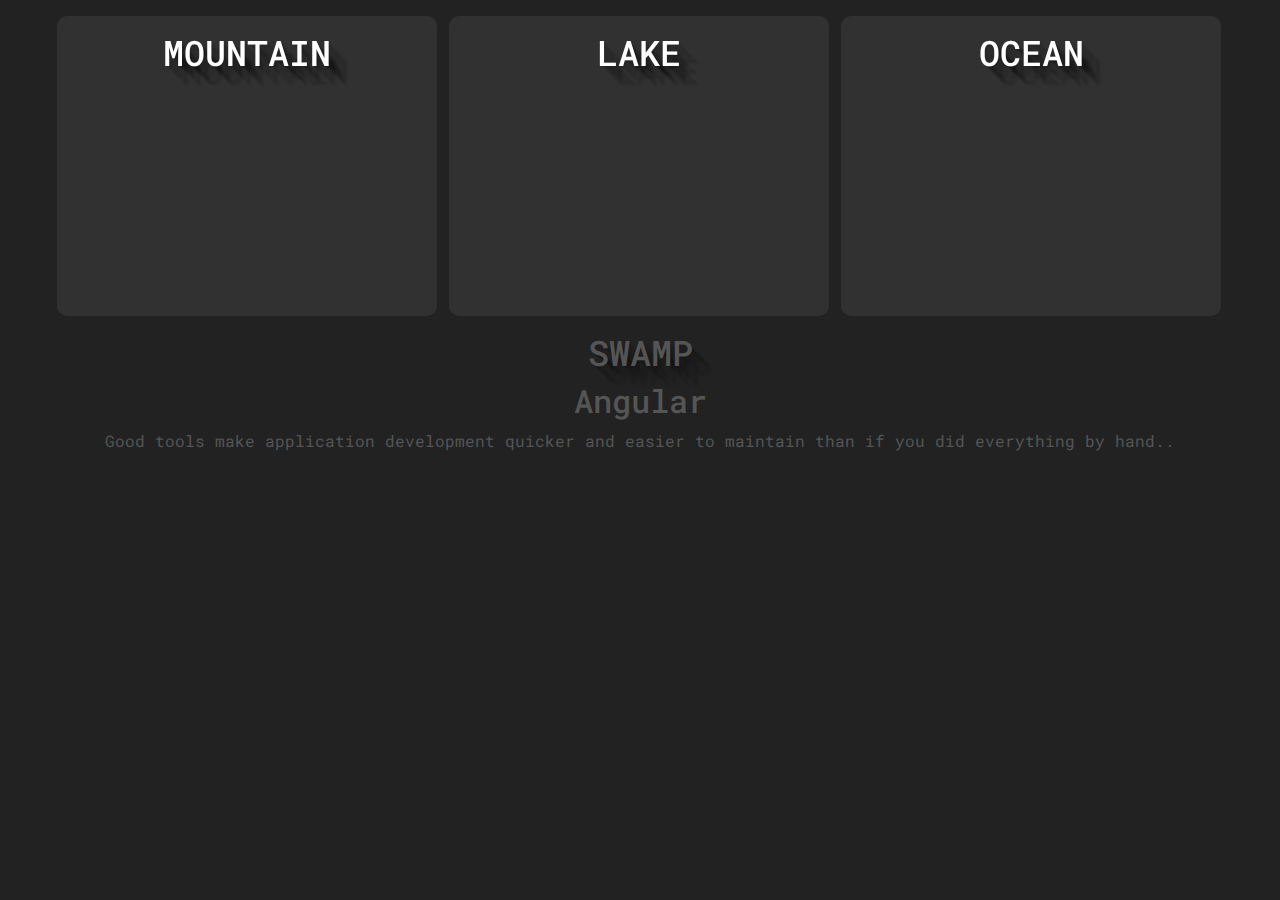
<file: tipa.az/index.html>
<!DOCTYPE html>
<html lang="en">
<head>
    <meta charset="UTF-8">
    <meta name="viewport" content="width=device-width, initial-scale=1.0">
    <title>Document</title>
    
<link href="https://fonts.googleapis.com/css?family=Montserrat:400,600,700" rel="stylesheet" />
<link href="https://use.fontawesome.com/releases/v5.3.1/css/all.css" rel="stylesheet" />
<link rel="stylesheet" href="https://cdnjs.cloudflare.com/ajax/libs/font-awesome/4.7.0/css/font-awesome.min.css">
<link rel="stylesheet" href="https://use.fontawesome.com/releases/v5.15.4/css/all.css" integrity="sha384-DyZ88mC6Up2uqS4h/KRgHuoeGwBcD4Ng9SiP4dIRy0EXTlnuz47vAwmeGwVChigm" crossorigin="anonymous">
<link href="https://cdn.jsdelivr.net/npm/bootstrap@5.3.3/dist/css/bootstrap.min.css" rel="stylesheet" integrity="sha384-QWTKZyjpPEjISv5WaRU9OFeRpok6YctnYmDr5pNlyT2bRjXh0JMhjY6hW+ALEwIH" crossorigin="anonymous">
    <link rel="stylesheet" href="style.css">
</head>
<body>
  <!-- horizontal -->


        <div class="flip">
            <div class="front" style="background-image: url(https://images.pexels.com/photos/540518/pexels-photo-540518.jpeg?w=1260&h=750&dpr=2&auto=compress&cs=tinysrgb)">
               <h1 class="text-shadow">MOUNTAIN</hi>
            </div>
            <div class="back">
               <h2>Angular</h2>
               <p>Good tools make application development quicker and easier to maintain than if you did everything by hand..</p>
            </div>
        </div>
        <div class="flip">
            <div class="front" style="background-image: url(https://images.pexels.com/photos/414171/pexels-photo-414171.jpeg?w=1260&h=750&dpr=2&auto=compress&cs=tinysrgb)">
               <h1 class="text-shadow">LAKE</hi>
            </div>
            <div class="back">
               <span class="forname">Bunker Shop</span>
               <span class="forlocation">Bərbərxana</span>
               <p style="margin-top: 15px;">
               Bunker illerdiki xitmenizde olub, musterilerini daimi olaraq sevindirib.buyurun sizde yoxlayin. Yeni filialimiz artik baksevetde.
               </p>
               <div>
                <div style=" display: inline;">
                    <span class="fa fa-star checked"></span>
                    <span class="fa fa-star checked"></span>
                    <span class="fa fa-star checked"></span>
                    <span class="fa fa-star"></span>
                    <span class="fa fa-star"></span>
                </div>
                <div style=" margin-top: 15px;">
                    <i class="fas fa-map-marker-alt"></i>
                    <span>Baku, Azerbaijan</span>
                </div>
                <div style="    display: flex;
                justify-content: space-evenly;
                margin-top: 20px;">
                    <div style="    width: 120px;
                    height: 37px;
                    background: red;
                    line-height: 32px; border-radius: 5px;">
                        <a class="rezervation" href="">
                            Rezerv et
                        </a>
                    </div>
                   <div>
                    <a class="rezervation" href="">
                        <i class="fab fa-instagram"></i>
                    </a>
        
                    <a class="rezervation" href="">
                    <i class="fab fa-tiktok"></i>
                    </a>
                   </div>
                </div>
               </div>
        
        
            </div>
         
        </div>
        <div class="flip">
            <div class="front" style="background-image: url(https://images.pexels.com/photos/36717/amazing-animal-beautiful-beautifull.jpg?w=1260&h=750&dpr=2&auto=compress&cs=tinysrgb)">
               <h1 class="text-shadow">OCEAN</hi>
            </div>
            <div class="back">
                <div>
                    <h2>Angular</h2>
                    <p>Good tools make application development quicker and easier to maintain than if you did everything by hand..</p>
                </div>
        
            </div>
        </div>






    <div class="front" style="background-image: url(https://images.pexels.com/photos/34546/sunset-lake-landscape-summer.jpg?w=1260&h=750&dpr=2&auto=compress&cs=tinysrgb)">
       <h1 class="text-shadow">SWAMP</hi>
    </div>
    <div class="back">
       <h2>Angular</h2>
       <p>Good tools make application development quicker and easier to maintain than if you did everything by hand..</p>
    </div>
</div>
    <script src="https://cdn.jsdelivr.net/npm/bootstrap@5.3.3/dist/js/bootstrap.bundle.min.js" integrity="sha384-YvpcrYf0tY3lHB60NNkmXc5s9fDVZLESaAA55NDzOxhy9GkcIdslK1eN7N6jIeHz" crossorigin="anonymous"></script>
</body>
</html>
</file>
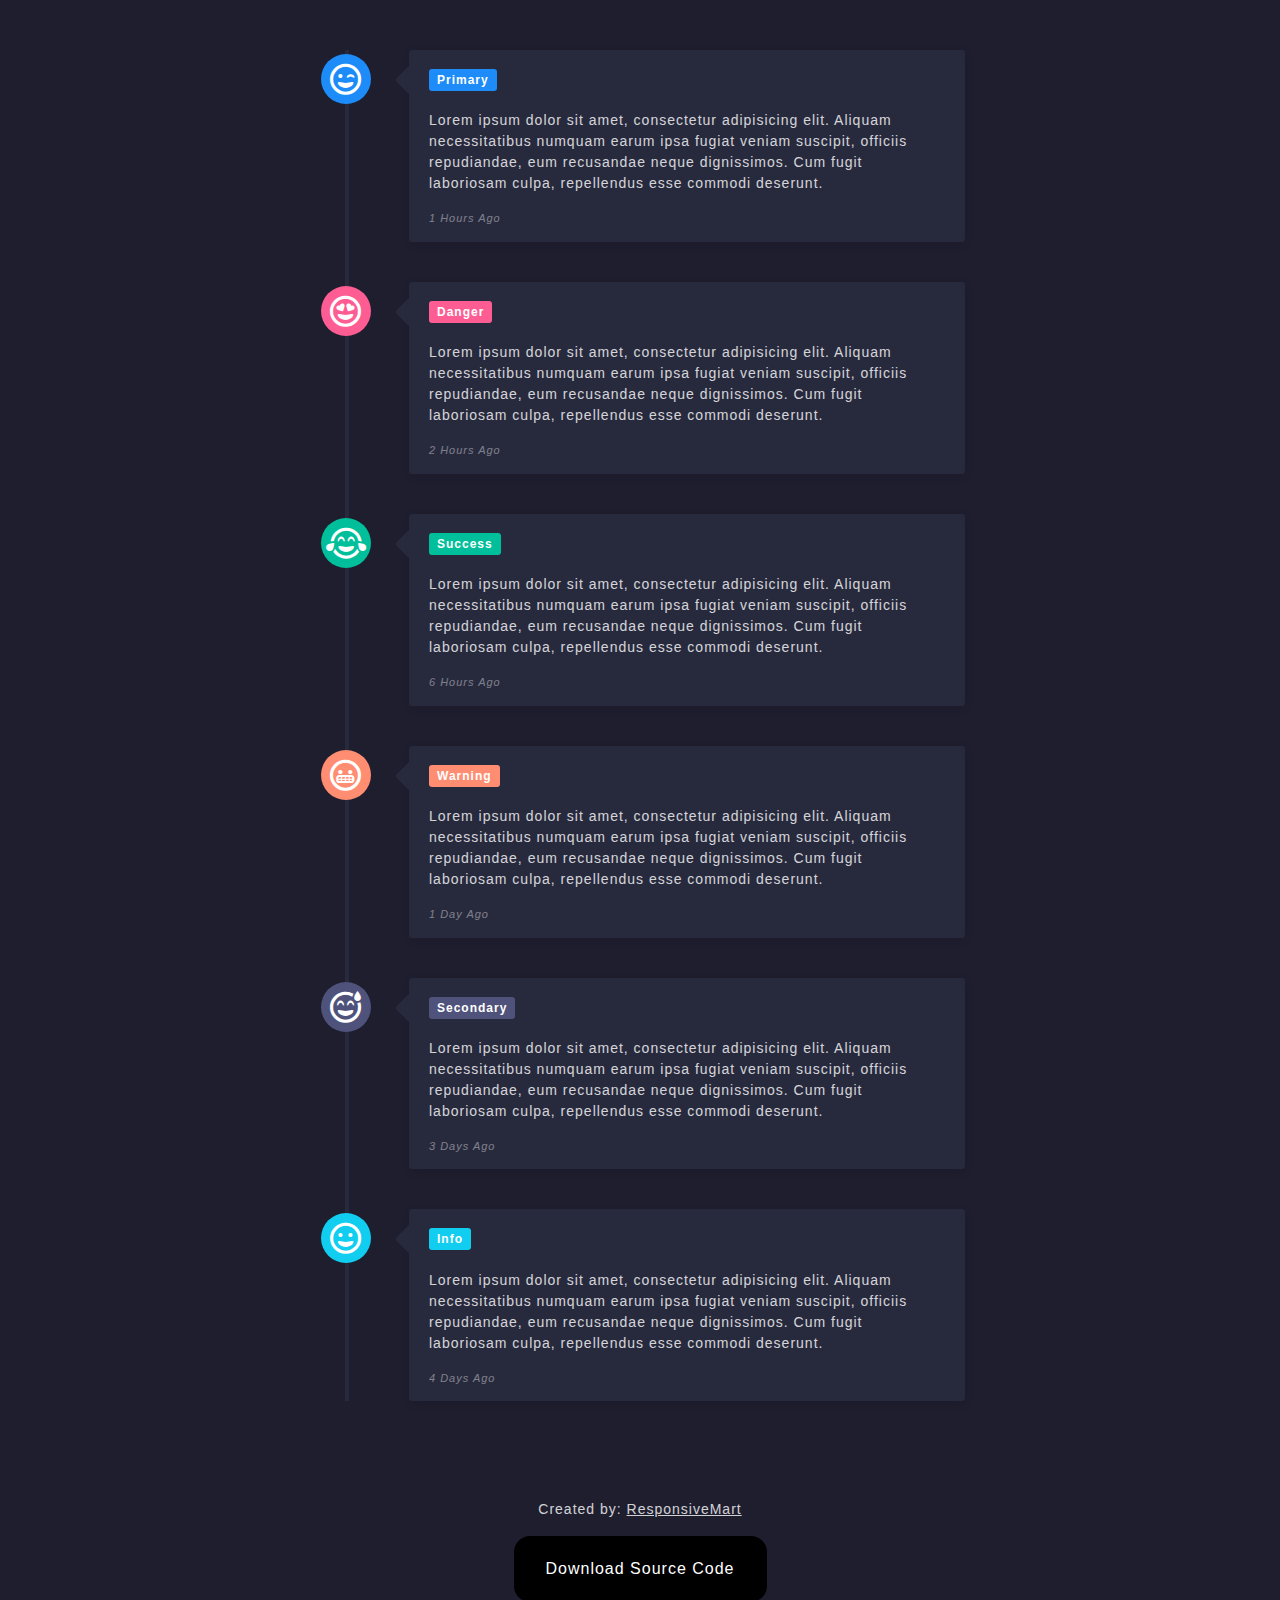
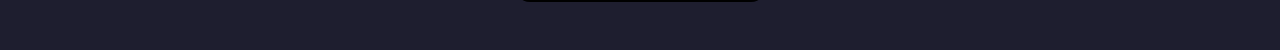
<file: yeni/sad/olduye/rezerv.html>
<!DOCTYPE html>
<html lang="en">
<head>
    <meta charset="UTF-8">
    <meta name="viewport" content="width=device-width, initial-scale=1.0">
    <title>Rezerv</title>
    <link rel="stylesheet" href="rezerv.css">
    <link rel="stylesheet" href="https://use.fontawesome.com/releases/v5.3.1/css/all.css">
</head>
<body>
        <div class="container">
            <div class="timeline">
                <div class="timeline-container primary">
                    <div class="timeline-icon">
                        <i class="far fa-grin-wink"></i>
                    </div>
                    <div class="timeline-body">
                        <h4 class="timeline-title"><span class="badge">Primary</span></h4>
                        <p>Lorem ipsum dolor sit amet, consectetur adipisicing elit. Aliquam necessitatibus numquam earum ipsa fugiat veniam suscipit, officiis repudiandae, eum recusandae neque dignissimos. Cum fugit laboriosam culpa, repellendus esse commodi deserunt.</p>
                        <p class="timeline-subtitle">1 Hours Ago</p>
                    </div>
                </div>
                <div class="timeline-container danger">
                    <div class="timeline-icon">
                        <i class="far fa-grin-hearts"></i>
                    </div>
                    <div class="timeline-body">
                        <h4 class="timeline-title"><span class="badge">Danger</span></h4>
                        <p>Lorem ipsum dolor sit amet, consectetur adipisicing elit. Aliquam necessitatibus numquam earum ipsa fugiat veniam suscipit, officiis repudiandae, eum recusandae neque dignissimos. Cum fugit laboriosam culpa, repellendus esse commodi deserunt.</p>
                        <p class="timeline-subtitle">2 Hours Ago</p>
                    </div>
                </div>
                <div class="timeline-container success">
                    <div class="timeline-icon">
                        <i class="far fa-grin-tears"></i>
                    </div>
                    <div class="timeline-body">
                        <h4 class="timeline-title"><span class="badge">Success</span></h4>
                        <p>Lorem ipsum dolor sit amet, consectetur adipisicing elit. Aliquam necessitatibus numquam earum ipsa fugiat veniam suscipit, officiis repudiandae, eum recusandae neque dignissimos. Cum fugit laboriosam culpa, repellendus esse commodi deserunt.</p>
                        <p class="timeline-subtitle">6 Hours Ago</p>
                    </div>
                </div>
                <div class="timeline-container warning">
                    <div class="timeline-icon">
                        <i class="far fa-grimace"></i>
                    </div>
                    <div class="timeline-body">
                        <h4 class="timeline-title"><span class="badge">Warning</span></h4>
                        <p>Lorem ipsum dolor sit amet, consectetur adipisicing elit. Aliquam necessitatibus numquam earum ipsa fugiat veniam suscipit, officiis repudiandae, eum recusandae neque dignissimos. Cum fugit laboriosam culpa, repellendus esse commodi deserunt.</p>
                        <p class="timeline-subtitle">1 Day Ago</p>
                    </div>
                </div>
                <div class="timeline-container">
                    <div class="timeline-icon">
                        <i class="far fa-grin-beam-sweat"></i>
                    </div>
                    <div class="timeline-body">
                        <h4 class="timeline-title"><span class="badge">Secondary</span></h4>
                        <p>Lorem ipsum dolor sit amet, consectetur adipisicing elit. Aliquam necessitatibus numquam earum ipsa fugiat veniam suscipit, officiis repudiandae, eum recusandae neque dignissimos. Cum fugit laboriosam culpa, repellendus esse commodi deserunt.</p>
                        <p class="timeline-subtitle">3 Days Ago</p>
                    </div>
                </div>
                <div class="timeline-container info">
                    <div class="timeline-icon">
                        <i class="far fa-grin"></i>
                    </div>
                    <div class="timeline-body">
                        <h4 class="timeline-title"><span class="badge">Info</span></h4>
                        <p>Lorem ipsum dolor sit amet, consectetur adipisicing elit. Aliquam necessitatibus numquam earum ipsa fugiat veniam suscipit, officiis repudiandae, eum recusandae neque dignissimos. Cum fugit laboriosam culpa, repellendus esse commodi deserunt.</p>
                        <p class="timeline-subtitle">4 Days Ago</p>
                    </div>
                </div>
            </div>
        </div>
       <section class="author">
        <p>Created by:  <a href="https://responsivemart.com" target="_blank" title="ResponsiveMart">ResponsiveMart</a></p>
        <a href="https://responsivemart.com/product/vertical-dark-timeline/" target="_blank" class="btn">Download Source Code</a>
    </section>

</body>
</html>
</file>
<file: tipa.az/style.css>
@import url('https://fonts.googleapis.com/css?family=Roboto+Mono');

* {
  box-sizing: border-box;
  font-weight: normal;
}
.rezervation{
    color: rgb(253 254 255);
    text-decoration: none;
}

.rezervation i {
    font-size: 25px;
    margin-right: 15px;
    margin-top: 5px;
}

body {
  color: #555;
  background: #222;
  text-align: center;
  font-family: 'Roboto Mono';
  padding: 1em;
}

h1 {
  font-size: 2.2em;
}

.flip {
    position: relative;
    >.front,
    >.back {
        display: block;
        transition-timing-function: cubic-bezier(.175, .885, .32, 1.275);
        transition-duration: .5s;
        transition-property: transform, opacity;
    }
    >.front {
        transform: rotateY(0deg);
    }
    >.back {
        position: absolute;
        opacity: 0;
        top: 0px;
        left: 0px;
        width: 100%;
        height: 100%;
        transform: rotateY(-180deg);
    }
    &:hover {
        >.front {
            transform: rotateY(180deg);
        }
        >.back {
            opacity: 1;
            transform: rotateY(0deg);
        }
    }
    &.flip-vertical {
        >.back {
            transform: rotateX(-180deg);
        }
        &:hover {
            >.front {
                transform: rotateX(180deg);
            }
            >.back {
                transform: rotateX(0deg);
            }
        }
    }
}

.flip {
    position: relative;
    display: inline-block;
    margin-right: 2px;
    margin-bottom: 1em;
    width: 380px;
    >.front,
    >.back {
      display: block;
      color: white;
      width: inherit;
      background-size: cover!important;
      background-position: center!important;
      height: 300px;
      padding: 1em 2em;
      background: #313131;
      border-radius: 10px;
      p {
        font-size: 0.9125rem;
        line-height: 160%;
        color: #999;
      }
    }
}

.text-shadow {
text-shadow: 1px 1px rgba(0, 0, 0, 0.04), 2px 2px rgba(0, 0, 0, 0.04), 3px 3px rgba(0, 0, 0, 0.04), 4px 4px rgba(0, 0, 0, 0.04), 0.125rem 0.125rem rgba(0, 0, 0, 0.04), 6px 6px rgba(0, 0, 0, 0.04), 7px 7px rgba(0, 0, 0, 0.04), 8px 8px rgba(0, 0, 0, 0.04), 9px 9px rgba(0, 0, 0, 0.04), 0.3125rem 0.3125rem rgba(0, 0, 0, 0.04), 11px 11px rgba(0, 0, 0, 0.04), 12px 12px rgba(0, 0, 0, 0.04), 13px 13px rgba(0, 0, 0, 0.04), 14px 14px rgba(0, 0, 0, 0.04), 0.625rem 0.625rem rgba(0, 0, 0, 0.04), 16px 16px rgba(0, 0, 0, 0.04), 17px 17px rgba(0, 0, 0, 0.04), 18px 18px rgba(0, 0, 0, 0.04), 19px 19px rgba(0, 0, 0, 0.04), 1.25rem 1.25rem rgba(0, 0, 0, 0.04);
}
.forname{
    margin-right: 73px;
    font-size: 20px;
}
.forlocation{
    font-size: 12px;
    color: #d7d4d4;
}
.checked {
    color: orange;}
</file>
<file: yeni/sad/olduye/rezerv.css>
@import url('https://fonts.googleapis.com/css?family=Niramit:300,300i,700');
 * {
	 margin: 0;
	 padding: 0;
	 box-sizing: border-box;
}
 body {
	 font-family: 'K2D', sans-serif;
	 background: #1e1e2f;
	 letter-spacing: 1px;
}
 .container {
	 max-width: 650px;
	 margin: 50px auto;
}
 p {
	 font-weight: 300;
	 line-height: 1.5;
	 font-size: 14px;
	 opacity: 0.8;
}
 .timeline {
	 position: relative;
	 padding-left: 4rem;
	 margin: 0 0 0 30px;
	 color: white;
}
 .timeline:before {
	 content: '';
	 position: absolute;
	 left: 0;
	 top: 0;
	 width: 4px;
	 height: 100%;
	 background: #27293d;
}
 .timeline .timeline-container {
	 position: relative;
	 margin-bottom: 2.5rem;
}
 .timeline .timeline-container .timeline-icon {
	 position: absolute;
	 left: -88px;
	 top: 4px;
	 width: 50px;
	 height: 50px;
	 border-radius: 50%;
	 text-align: center;
	 font-size: 2rem;
	 background: #4f537b;
}
 .timeline .timeline-container .timeline-icon i {
	 position: absolute;
	 left: 50%;
	 top: 50%;
	 transform: translate(-50%, -50%);
}
 .timeline .timeline-container .timeline-icon img {
	 width: 100%;
	 height: 100%;
	 border-radius: 50%;
}
 .timeline .timeline-container .timeline-body {
	 background: #27293d;
	 border-radius: 3px;
	 padding: 20px 20px 15px;
	 box-shadow: 1px 3px 9px rgba(0, 0, 0, .1);
}
 .timeline .timeline-container .timeline-body:before {
	 content: '';
	 background: inherit;
	 width: 20px;
	 height: 20px;
	 display: block;
	 position: absolute;
	 left: -10px;
	 transform: rotate(45deg);
	 border-radius: 0 0 0 2px;
}
 .timeline .timeline-container .timeline-body .timeline-title {
	 margin-bottom: 1.4rem;
}
 .timeline .timeline-container .timeline-body .timeline-title .badge {
	 background: #4f537b;
	 padding: 4px 8px;
	 border-radius: 3px;
	 font-size: 12px;
	 font-weight: bold;
}
 .timeline .timeline-container .timeline-body .timeline-subtitle {
	 font-weight: 300;
	 font-style: italic;
	 opacity: 0.4;
	 margin-top: 16px;
	 font-size: 11px;
}
 .timeline .timeline-container.primary .badge, .timeline .timeline-container.primary .timeline-icon {
	 background: #1d8cf8 !important;
}
 .timeline .timeline-container.info .badge, .timeline .timeline-container.info .timeline-icon {
	 background: #11cdef !important;
}
 .timeline .timeline-container.success .badge, .timeline .timeline-container.success .timeline-icon {
	 background: #00bf9a !important;
}
 .timeline .timeline-container.warning .badge, .timeline .timeline-container.warning .timeline-icon {
	 background: #ff8d72 !important;
}
 .timeline .timeline-container.danger .badge, .timeline .timeline-container.danger .timeline-icon {
	 background: #fd5d93 !important;
}
 .author {
	 font-family: inherit;
	 padding: 3em;
	 text-align: center;
	 width: 100%;
	 color: white;
}
 .author a:link, .author a:visited {
	 color: white;
}
 .author a:link:hover, .author a:visited:hover {
	 text-decoration: none;
}
 .author .btn:link, .author .btn:visited {
	 margin-top: 1em;
	 text-decoration: none;
	 display: inline-block;
	 font-family: inherit;
	 font-weight: 100;
	 color: white;
	 text-align: center;
	 vertical-align: middle;
	 user-select: none;
	 background-color: black;
	 padding: 1.5em 2rem;
	 border-radius: 1em;
	 transition: 0.5s all;
}
 .author .btn:link:hover, .author .btn:visited:hover, .author .btn:link:focus, .author .btn:visited:focus, .author .btn:link:active, .author .btn:visited:active {
	 background-color: #1a1a1a;
}
</file>
